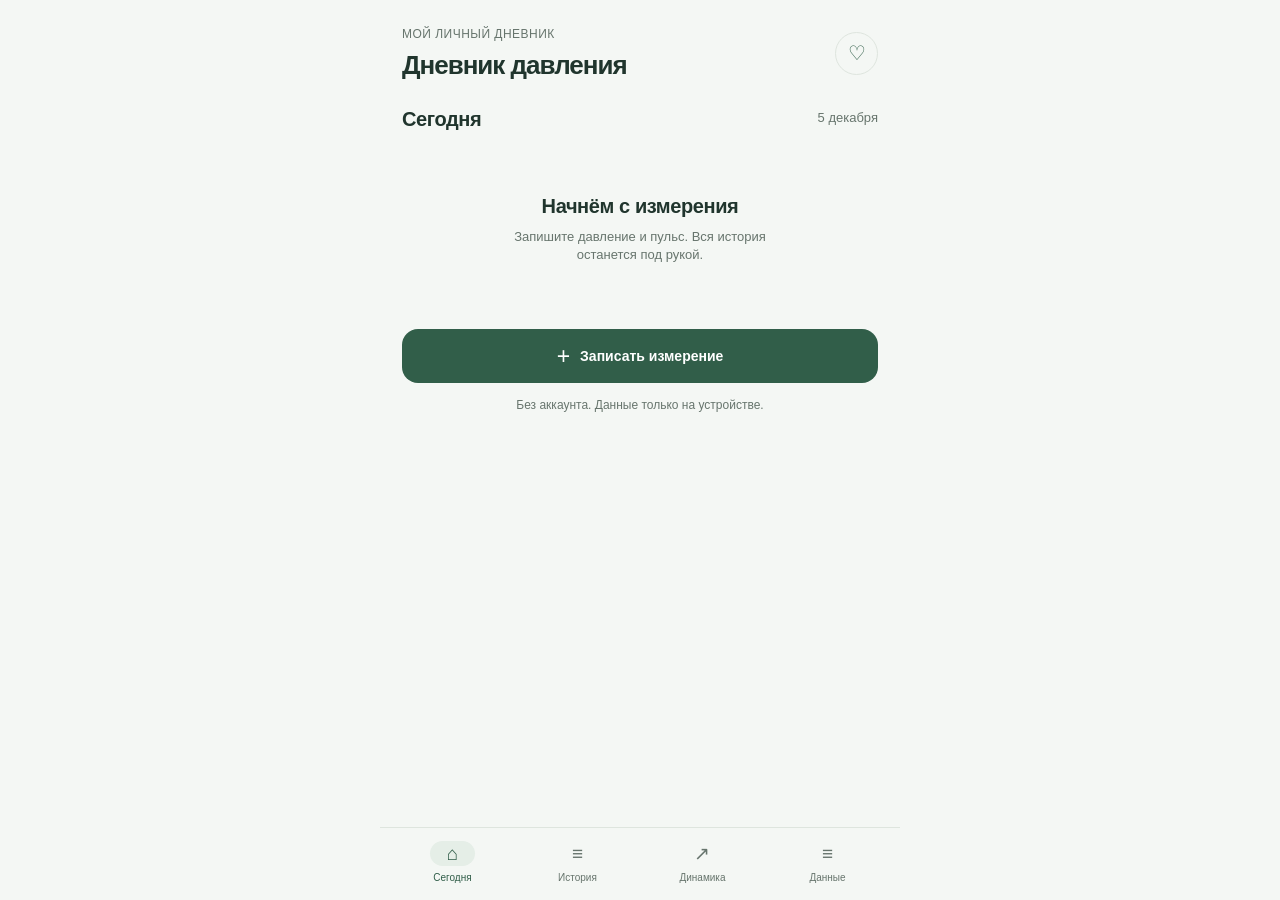
<file: android/app/src/main/assets/index.html>
<!doctype html>
<html lang="ru">
<head>
  <meta charset="utf-8">
  <meta name="viewport" content="width=device-width, initial-scale=1, viewport-fit=cover">
  <meta name="theme-color" content="#f4f7f4">
  <title>Дневник давления</title>
  <link rel="stylesheet" href="app.css">
</head>
<body>
  <main id="pressure-app" aria-label="Дневник давления"></main>
  <script src="data.js"></script>
  <script src="app.js"></script>
</body>
</html>
</file>
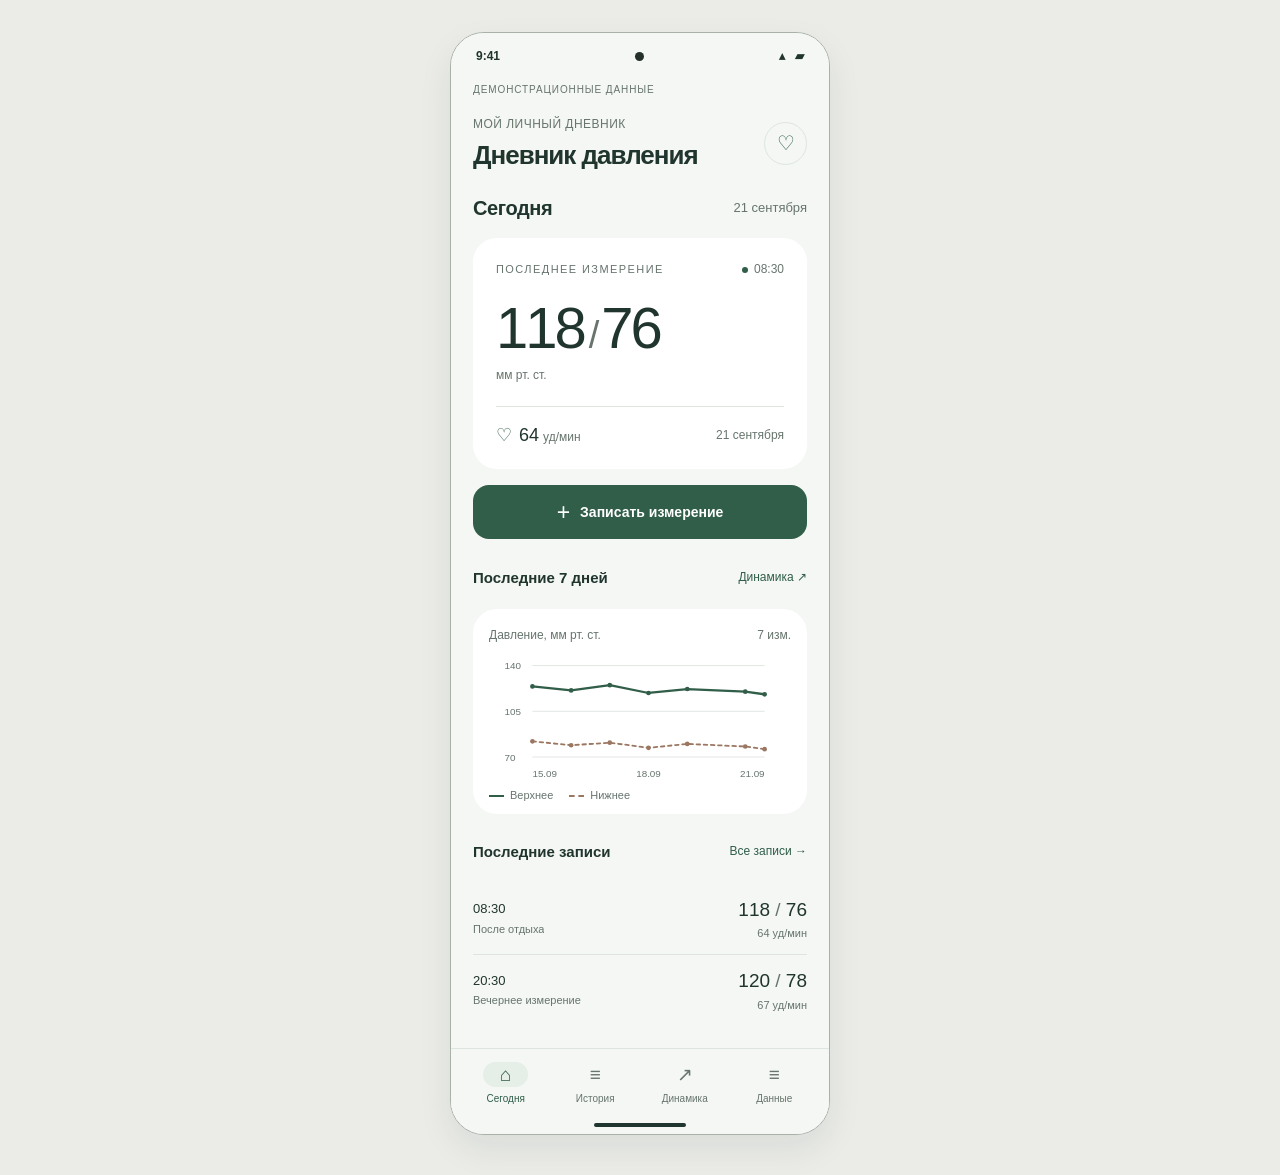
<file: ui/preview.html>
<!doctype html>
<html lang="ru"><head><meta charset="utf-8"><meta name="viewport" content="width=device-width,initial-scale=1"><title>Дневник давления</title><style>body{margin:0;padding:28px 16px;background:#ebece8;color-scheme:light}</style></head><body>
<div id="bp-concepts" aria-label="Дневник давления">
  <div class="bp-device">
    <div class="bp-device-bar" aria-hidden="true"><span>9:41</span><span class="bp-camera"></span><span>▴ &nbsp; ▰</span></div>
    <main id="pressure-app" data-demo="true" aria-label="Интерактивный пример Дневника давления"></main>
    <div class="bp-device-foot" aria-hidden="true"><span></span></div>
  </div>
</div>
<style>
#pressure-app *{box-sizing:border-box}#pressure-app button,#pressure-app input,#pressure-app textarea,#pressure-app select{font:inherit}#pressure-app button{touch-action:manipulation}
#pressure-app{--bp-bg:#f4f7f4;--bp-panel:#fff;--bp-ink:#20352d;--bp-sub:#67756d;--bp-line:#dee5de;--bp-accent:#315e49;--bp-on:#fff;--bp-soft:#e5eee7;--bp-second:#9b7762;--bp-radius:24px;min-height:100dvh;background:var(--bp-bg);color:var(--bp-ink);font-family:Arial,"Segoe UI",sans-serif;font-size:15px;line-height:1.45;color-scheme:light;-webkit-tap-highlight-color:transparent}


#pressure-app button{color:inherit;border:0;background:none}#pressure-app button:disabled{opacity:.5}#pressure-app h1,#pressure-app h2,#pressure-app h3,#pressure-app p{margin:0}#pressure-app h1{font-size:26px;line-height:1.2;font-weight:600;letter-spacing:-1px}#pressure-app h2{font-size:20px;line-height:1.3;font-weight:600;letter-spacing:-.4px}#pressure-app h3{font-size:15px;font-weight:600}#pressure-app .bp-sub{color:var(--bp-sub)}#pressure-app .bp-small{font-size:12px}#pressure-app .bp-shell{max-width:520px;min-height:100dvh;margin:auto;position:relative;padding:0 22px 102px}#pressure-app .bp-top{padding:26px 0 24px;display:flex;align-items:center;justify-content:space-between;gap:10px}#pressure-app .bp-title-small{font-size:12px;letter-spacing:.04em;color:var(--bp-sub);margin-bottom:7px}#pressure-app .bp-mark{width:43px;height:43px;border:1px solid var(--bp-line);border-radius:50%;display:grid;place-items:center;font-size:20px;color:var(--bp-accent);flex-shrink:0}#pressure-app .bp-toolbar{display:flex;align-items:center;justify-content:space-between;gap:12px;margin-bottom:17px}#pressure-app .bp-toolbar .bp-date{font-size:13px;color:var(--bp-sub)}#pressure-app .bp-demo{font-size:11px;letter-spacing:.08em;text-transform:uppercase;color:var(--bp-sub)}#pressure-app .bp-latest{background:var(--bp-panel);border-radius:var(--bp-radius);padding:23px 23px 21px;margin-bottom:16px}#pressure-app .bp-overline{font-size:11px;letter-spacing:.13em;text-transform:uppercase;color:var(--bp-sub)}#pressure-app .bp-latest-top{display:flex;align-items:center;justify-content:space-between;gap:8px}#pressure-app .bp-dot{width:6px;height:6px;background:var(--bp-accent);border-radius:50%;display:inline-block;margin-right:6px}#pressure-app .bp-reading{font-size:58px;font-weight:500;line-height:1.18;letter-spacing:-3px;font-variant-numeric:tabular-nums;white-space:nowrap;margin-top:16px}#pressure-app .bp-reading .bp-slash{font-size:38px;font-weight:400;color:var(--bp-sub);padding:0 5px}#pressure-app .bp-reading-unit{font-size:12px;color:var(--bp-sub);margin-top:4px}#pressure-app .bp-pulse-row{border-top:1px solid var(--bp-line);margin-top:22px;padding-top:15px;display:flex;justify-content:space-between;align-items:center;gap:10px}#pressure-app .bp-heart{color:var(--bp-accent);font-size:18px;margin-right:7px}#pressure-app .bp-pulse{font-size:18px;font-variant-numeric:tabular-nums}#pressure-app .bp-pulse-unit{font-size:12px;color:var(--bp-sub);margin-left:4px}#pressure-app .bp-time{font-size:12px;color:var(--bp-sub)}#pressure-app .bp-primary{background:var(--bp-accent);color:var(--bp-on);border-radius:16px;min-height:54px;width:100%;padding:13px 16px;font-size:14px;font-weight:600;display:flex;align-items:center;justify-content:center;gap:10px}#pressure-app .bp-plus{font-size:23px;font-weight:400;line-height:1}#pressure-app .bp-section{margin-top:27px}#pressure-app .bp-section-heading{display:flex;align-items:center;justify-content:space-between;gap:12px;margin-bottom:13px}#pressure-app .bp-text-button{font-size:12px;color:var(--bp-accent);min-height:38px;padding:6px 0 6px 12px}#pressure-app .bp-chart-panel{background:var(--bp-panel);padding:18px 16px 10px;border-radius:var(--bp-radius)}#pressure-app .bp-chart-heading{font-size:12px;color:var(--bp-sub);display:flex;justify-content:space-between;gap:8px;margin-bottom:8px}#pressure-app .bp-chart{display:block;width:100%;height:145px;overflow:visible}#pressure-app .bp-chart text{font-family:Arial,"Segoe UI",sans-serif;font-size:11px;fill:var(--bp-sub)}#pressure-app .bp-chart .bp-grid{stroke:var(--bp-line);stroke-width:1}#pressure-app .bp-chart .bp-sys{stroke:var(--bp-accent);fill:none;stroke-width:2.5;stroke-linecap:round;stroke-linejoin:round}#pressure-app .bp-chart .bp-dia{stroke:var(--bp-second);fill:none;stroke-width:2;stroke-linecap:round;stroke-linejoin:round;stroke-dasharray:4 4}#pressure-app .bp-chart-legend{display:flex;gap:16px;flex-wrap:wrap;font-size:11px;color:var(--bp-sub);margin:5px 0 0}#pressure-app .bp-chart-legend span{display:flex;align-items:center;gap:6px}#pressure-app .bp-line-sample{display:inline-block;width:15px;border-top:2px solid var(--bp-accent)}#pressure-app .bp-line-sample.dia{border-top:2px dashed var(--bp-second)}#pressure-app .bp-record{display:flex;justify-content:space-between;align-items:center;gap:8px;border-bottom:1px solid var(--bp-line);padding:15px 0;width:100%;text-align:left}#pressure-app .bp-record:last-child{border-bottom:0}#pressure-app .bp-record-time{font-size:13px}#pressure-app .bp-record-note{font-size:11px;color:var(--bp-sub);margin-top:3px;max-width:190px;overflow:hidden;text-overflow:ellipsis;white-space:nowrap}#pressure-app .bp-record-values{text-align:right;font-size:19px;font-weight:500;font-variant-numeric:tabular-nums;white-space:nowrap}#pressure-app .bp-record-pulse{font-size:11px;color:var(--bp-sub);font-weight:400;margin-top:3px}#pressure-app .bp-nav{position:fixed;bottom:0;left:50%;transform:translateX(-50%);width:100%;max-width:520px;display:flex;justify-content:space-around;padding:10px 10px max(12px,env(safe-area-inset-bottom));background:var(--bp-bg);border-top:1px solid var(--bp-line);z-index:5}#pressure-app .bp-nav button{display:flex;flex-direction:column;align-items:center;gap:5px;font-size:10px;min-height:48px;min-width:62px;color:var(--bp-sub);padding:3px 8px}#pressure-app .bp-nav button[aria-current=page]{color:var(--bp-accent)}#pressure-app .bp-nav-glyph{height:25px;min-width:45px;border-radius:15px;font-size:19px;line-height:25px;font-family:"Segoe UI Symbol",sans-serif}#pressure-app .bp-nav button[aria-current=page] .bp-nav-glyph{background:var(--bp-soft)}#pressure-app .bp-empty{padding:44px 12px;text-align:center;color:var(--bp-sub)}#pressure-app .bp-empty h2{color:var(--bp-ink);margin-bottom:9px}#pressure-app .bp-empty p{max-width:270px;margin:0 auto 20px;font-size:13px}#pressure-app .bp-quote{display:none}#pressure-app .bp-month{display:none}


#pressure-app .bp-range{display:flex;background:var(--bp-soft);border-radius:12px;padding:4px;margin:0 0 22px;gap:4px}#pressure-app .bp-range button{flex:1;min-height:38px;font-size:13px;border-radius:9px;color:var(--bp-sub)}#pressure-app .bp-range button[aria-pressed=true]{background:var(--bp-panel);color:var(--bp-ink)}#pressure-app .bp-average{padding:20px 0 23px;display:flex;justify-content:space-between;align-items:center}#pressure-app .bp-average strong{font-size:29px;font-weight:500;letter-spacing:-1px}#pressure-app .bp-average p{font-size:12px;color:var(--bp-sub);margin-top:4px}#pressure-app .bp-group-date{color:var(--bp-sub);font-size:12px;margin-top:24px;padding-bottom:6px;border-bottom:1px solid var(--bp-line)}#pressure-app .bp-settings-note{font-size:12px;color:var(--bp-sub);line-height:1.65;margin-top:22px}#pressure-app .bp-secondary{border:1px solid var(--bp-line);border-radius:12px;min-height:48px;padding:11px 15px;font-size:13px;width:100%;background:var(--bp-panel);margin-top:10px}#pressure-app .bp-banner{margin-top:14px;color:var(--bp-sub);font-size:12px;text-align:center}#pressure-app .bp-form{padding:6px 0 0}#pressure-app .bp-form-grid{display:grid;grid-template-columns:1fr 1fr;gap:14px}#pressure-app .bp-field{display:flex;flex-direction:column;gap:8px;margin-bottom:18px;font-size:12px;color:var(--bp-sub);min-width:0}#pressure-app .bp-field input,#pressure-app .bp-field textarea{width:100%;min-width:0;border:1px solid var(--bp-line);background:var(--bp-panel);color:var(--bp-ink);border-radius:12px;padding:14px 12px;font-size:16px;min-height:52px}#pressure-app .bp-field input[type=number]{font-size:30px;font-variant-numeric:tabular-nums;height:79px}#pressure-app .bp-field textarea{resize:vertical;min-height:84px}#pressure-app .bp-field input[aria-invalid=true]{border-color:#bc6556}#pressure-app .bp-field-hint{font-size:11px;min-height:0}#pressure-app .bp-error{color:#b74e38;font-size:12px;margin-bottom:12px}#pressure-app .bp-form-actions{display:flex;gap:10px;align-items:center;flex-wrap:wrap}#pressure-app .bp-delete{color:var(--bp-sub);font-size:12px;min-height:44px;margin:12px auto 0;display:block;text-decoration:underline}#pressure-app .bp-confirm{padding:20px 0;text-align:center}#pressure-app .bp-confirm p{margin-bottom:18px;font-size:14px}#pressure-app .bp-confirm .bp-secondary{margin-bottom:10px}#pressure-app .bp-back{min-height:44px;font-size:14px;color:var(--bp-sub);padding:0}#pressure-app .bp-form-top{display:flex;align-items:center;justify-content:space-between;padding:14px 0 20px}#pressure-app .bp-note-display{color:var(--bp-sub);font-size:13px;white-space:pre-wrap;overflow-wrap:anywhere;margin-top:12px}#pressure-app .bp-field-full{grid-column:1/-1}#pressure-app .bp-toast{padding:11px 14px;background:var(--bp-soft);color:var(--bp-ink);border-radius:12px;margin-bottom:15px;font-size:13px}
@media(max-width:350px){#pressure-app .bp-shell{padding-left:16px;padding-right:16px}#pressure-app .bp-reading{font-size:51px}#pressure-app h1{font-size:24px}#pressure-app .bp-latest{padding:20px 18px}#pressure-app .bp-form-grid{gap:10px}}
#pressure-app .bp-import-start{margin-top:15px}
#pressure-app .bp-csv-help{margin-top:20px;font-size:12px;color:var(--bp-sub)}
#pressure-app .bp-csv-help summary{color:var(--bp-ink);padding:10px 0}
#pressure-app .bp-csv-help p{margin-top:10px}
#pressure-app .bp-import-filename{font-size:13px;color:var(--bp-sub);margin-top:15px;overflow-wrap:anywhere}
#pressure-app .bp-import-status{margin-top:20px;font-size:14px}
#pressure-app .bp-import-summary{margin-top:20px;font-size:15px}
#pressure-app .bp-import-errors{margin:16px 0;padding-left:20px;color:var(--bp-sub);font-size:13px;overflow-wrap:anywhere}
#pressure-app .bp-import-errors li{margin-bottom:8px}
#pressure-app .bp-import-list{padding:0;margin:15px 0 0;list-style:none}
#pressure-app .bp-import-list li{padding:14px 0;border-bottom:1px solid var(--bp-line)}
#pressure-app .bp-import-values{display:flex;align-items:center;justify-content:space-between;gap:12px;margin-top:5px;font-variant-numeric:tabular-nums}
#pressure-app .bp-import-values strong{font-size:23px;font-weight:500}
#pressure-app .bp-import-values span{font-size:13px;color:var(--bp-sub)}
#pressure-app .bp-import-note{font-size:12px;color:var(--bp-sub);margin-top:7px;white-space:pre-wrap;overflow-wrap:anywhere}
#pressure-app .bp-import-confirm{margin-top:18px}
@media(prefers-reduced-motion:no-preference){#pressure-app .bp-primary:active{transform:scale(.985)}}

#bp-concepts{font-family:Arial,"Segoe UI",sans-serif;padding:4px 0 12px}
#bp-concepts *{box-sizing:border-box}
#bp-concepts .bp-device{max-width:380px;margin:auto;overflow:hidden;border:1px solid #a9b1a8;border-radius:34px;background:#f4f7f4;box-shadow:0 14px 34px #10201914}
#bp-concepts .bp-device-bar{display:flex;justify-content:space-between;align-items:center;padding:13px 25px 3px;font-size:12px;font-weight:600;height:36px;color:#20352d;background:#f4f7f4}
#bp-concepts .bp-camera{display:block;width:9px;height:9px;border-radius:50%;background:#26302b}
#bp-concepts .bp-device-foot{height:19px;display:flex;align-items:center;justify-content:center;background:#f4f7f4}
#bp-concepts .bp-device-foot span{height:4px;width:92px;background:#20352d;border-radius:5px}
#bp-concepts #pressure-app{min-height:0}
#bp-concepts #pressure-app .bp-shell{min-height:0;padding-bottom:0}
#bp-concepts #pressure-app .bp-top{padding-top:18px}
#bp-concepts #pressure-app .bp-nav{position:static;transform:none;width:auto;max-width:none;margin:22px -22px 0;padding-bottom:6px}
#bp-concepts #pressure-app .bp-section{margin-top:19px}
#bp-concepts #pressure-app .bp-record{padding:12px 0}
#bp-concepts #pressure-app .bp-chart{height:130px}
#bp-concepts #pressure-app .bp-form{padding-bottom:24px}
#bp-concepts #pressure-app .bp-demo{font-size:10px;letter-spacing:.09em}
@media(max-width:350px){#bp-concepts .bp-device{border-radius:26px}#bp-concepts #pressure-app .bp-nav{margin-left:-16px;margin-right:-16px}}
</style>
<script>
(function (root, factory) {
  "use strict";
  var api = factory();
  if (typeof module === "object" && module.exports) module.exports = api;
  root.PressureData = api;
})(typeof globalThis !== "undefined" ? globalThis : this, function () {
  "use strict";

  function integer(value) {
    if (typeof value === "number") return Number.isInteger(value) ? value : NaN;
    if (typeof value !== "string" || !/^\d+$/.test(value.trim())) return NaN;
    var parsed = Number(value.trim());
    return Number.isSafeInteger(parsed) ? parsed : NaN;
  }

  function parseDate(value) {
    if (value instanceof Date) {
      return Number.isFinite(value.getTime()) ? new Date(value.getTime()) : null;
    }
    if (typeof value !== "string") return null;
    // Validate calendar components before parsing: Date alone accepts 30 February.
    var match = /^(\d{4})-(\d{2})-(\d{2})(?:T(\d{2}):(\d{2})(?::(\d{2})(?:\.(\d{1,3}))?)?(Z|[+-]\d{2}:\d{2})?)?$/.exec(value.trim());
    if (!match) return null;
    var year = Number(match[1]);
    var month = Number(match[2]);
    var day = Number(match[3]);
    var leap = year % 4 === 0 && (year % 100 !== 0 || year % 400 === 0);
    var monthLengths = [31, leap ? 29 : 28, 31, 30, 31, 30, 31, 31, 30, 31, 30, 31];
    if (year < 1 || month < 1 || month > 12 || day < 1 || day > monthLengths[month - 1]) return null;
    if (Number(match[4] || 0) > 23 || Number(match[5] || 0) > 59 || Number(match[6] || 0) > 59) return null;
    var date = new Date(value.trim());
    if (!Number.isFinite(date.getTime())) return null;
    // Reject nonexistent local times at a daylight-saving transition.
    if (match[4] && !match[8] && (date.getFullYear() !== year || date.getMonth() !== month - 1 ||
        date.getDate() !== day || date.getHours() !== Number(match[4]) || date.getMinutes() !== Number(match[5]))) return null;
    return date;
  }

  function newId() {
    if (typeof globalThis !== "undefined" && globalThis.crypto && typeof globalThis.crypto.randomUUID === "function") {
      return globalThis.crypto.randomUUID();
    }
    return "reading-" + Date.now().toString(36) + "-" + Math.random().toString(36).slice(2);
  }

  function validate(input, now) {
    input = input || {};
    now = now === undefined ? new Date() : new Date(now);
    var errors = {};
    var sys = integer(input.sys);
    var dia = integer(input.dia);
    var pulse = integer(input.pulse);
    // These limits constrain data entry; they are not clinical classifications.
    if (!Number.isFinite(sys) || sys < 50 || sys > 300) errors.sys = "Введите целое число от 50 до 300.";
    if (!Number.isFinite(dia) || dia < 30 || dia > 200) errors.dia = "Введите целое число от 30 до 200.";
    if (!Number.isFinite(pulse) || pulse < 20 || pulse > 250) errors.pulse = "Введите целое число от 20 до 250.";
    if (!errors.sys && !errors.dia && dia >= sys) errors.dia = "Нижнее давление должно быть меньше верхнего.";
    var at = parseDate(input.at);
    if (!at) errors.at = "Укажите корректные дату и время.";
    else if (!Number.isFinite(now.getTime()) || at.getTime() > now.getTime() + 60000) errors.at = "Дата и время не могут быть в будущем.";
    var note = input.note == null ? "" : input.note;
    if (typeof note !== "string") errors.note = "Введите заметку текстом.";
    else if (note.length > 500) errors.note = "Заметка должна содержать не более 500 символов.";
    if (Object.keys(errors).length) return { ok: false, errors: errors };
    return {
      ok: true,
      errors: {},
      record: {
        id: typeof input.id === "string" && input.id.trim() ? input.id : newId(),
        sys: sys,
        dia: dia,
        pulse: pulse,
        at: at.toISOString(),
        note: note
      }
    };
  }

  function sortRecords(records) {
    return records.slice().sort(function (a, b) { return new Date(b.at).getTime() - new Date(a.at).getTime(); });
  }

  function summarize(records) {
    if (!records.length) return { count: 0, sys: null, dia: null, pulse: null };
    var total = records.reduce(function (sum, record) {
      sum.sys += record.sys;
      sum.dia += record.dia;
      sum.pulse += record.pulse;
      return sum;
    }, { sys: 0, dia: 0, pulse: 0 });
    return {
      count: records.length,
      sys: Math.round(total.sys / records.length),
      dia: Math.round(total.dia / records.length),
      pulse: Math.round(total.pulse / records.length)
    };
  }

  function periodRecords(records, days, now) {
    now = now === undefined ? new Date() : new Date(now);
    if (!Number.isInteger(days) || days < 1 || !Number.isFinite(now.getTime())) return [];
    var start = new Date(now.getFullYear(), now.getMonth(), now.getDate());
    start.setDate(start.getDate() - days + 1);
    var end = new Date(now.getFullYear(), now.getMonth(), now.getDate() + 1);
    return sortRecords(records.filter(function (record) {
      var at = new Date(record.at).getTime();
      return at >= start.getTime() && at < end.getTime();
    }));
  }

  function pad(value) { return String(value).padStart(2, "0"); }

  function csvCell(value) {
    var text = String(value);
    return /[;"\r\n]/.test(text) ? '"' + text.replace(/"/g, '""') + '"' : text;
  }

  function safeNote(note) {
    var text = note == null ? "" : String(note);
    // Excel and other spreadsheet readers may interpret these prefixes as formulas.
    if (/^[\s\u0000-\u001f]*[=+\-@]/.test(text) || /^[\t\r\n]/.test(text)) text = "'" + text;
    return text;
  }

  function toCsv(records) {
    // Older six-column CSVs cannot distinguish a protective apostrophe from a
    // literal one. Add an explicit format only when protection is necessary.
    var encodedNotes = records.some(function (record) { return safeNote(record.note) !== (record.note == null ? "" : String(record.note)); });
    var rows = ["Дата;Время;Верхнее;Нижнее;Пульс;Заметка" + (encodedNotes ? ";Формат заметки" : "")];
    sortRecords(records).forEach(function (record) {
      var at = new Date(record.at);
      var note = record.note == null ? "" : String(record.note);
      var cells = [
        pad(at.getDate()) + "." + pad(at.getMonth() + 1) + "." + at.getFullYear(),
        pad(at.getHours()) + ":" + pad(at.getMinutes()),
        record.sys, record.dia, record.pulse, safeNote(note)
      ];
      if (encodedNotes) cells.push(safeNote(note) === note ? "literal-v1" : "escaped-v1");
      rows.push(cells.map(csvCell).join(";"));
    });
    return "\uFEFF" + rows.join("\r\n") + "\r\n";
  }

  var csvAliases = Object.freeze({
    "дата": "date", "date": "date",
    "время": "time", "time": "time",
    "верхнее": "sys", "systolic": "sys", "sys": "sys",
    "нижнее": "dia", "diastolic": "dia", "dia": "dia",
    "пульс": "pulse", "pulse": "pulse",
    "заметка": "note", "note": "note", "notes": "note",
    "timestamp": "at", "at": "at", "datetime": "at",
    "формат заметки": "noteFormat", "note_format": "noteFormat"
  });

  function csvAlias(header) {
    var name = header.trim().toLowerCase();
    return Object.prototype.hasOwnProperty.call(csvAliases, name) ? csvAliases[name] : null;
  }

  function parseCsv(text, delimiter, headerOnly) {
    var rows = [], cells = [], cell = "", state = "start";
    var line = 1, rowLine = 1, quoteLine = 1, rowTouched = false;
    function fail(message, errorLine, tooMany) {
      return { rows: rows, errors: [{ line: errorLine, message: message }], tooMany: !!tooMany };
    }
    function finishRow() {
      cells.push(cell);
      // Ignore physical blank lines, including lines consisting only of spaces.
      // An explicit row of empty CSV cells is still an invalid measurement.
      if (rowTouched || cells.length > 1 || cell.trim()) rows.push({ line: rowLine, cells: cells });
      cells = []; cell = ""; state = "start"; rowTouched = false;
    }
    for (var i = 0; i < text.length; i++) {
      var ch = text[i];
      var newline = ch === "\r" || ch === "\n";
      if (state === "quoted") {
        if (ch === '"') {
          if (text[i + 1] === '"') { cell += '"'; i++; }
          else state = "closed";
        } else {
          cell += ch;
          if (newline) {
            if (ch === "\r" && text[i + 1] === "\n") { cell += "\n"; i++; }
            line++;
          }
        }
        continue;
      }
      if (newline) {
        finishRow();
        if (headerOnly && rows.length) return { rows: rows, errors: [] };
        if (rows.length > 5001) return fail("В CSV больше 5000 измерений.", rowLine, true);
        if (ch === "\r" && text[i + 1] === "\n") i++;
        line++; rowLine = line;
      } else if (ch === delimiter) {
        cells.push(cell); cell = ""; state = "start"; rowTouched = true;
      } else if (state === "closed") {
        if (ch !== " " && ch !== "\t") return fail("После закрывающей кавычки ожидается разделитель или конец строки.", line);
      } else if (ch === '"') {
        if (state !== "start") return fail("Кавычка внутри незакавыченного поля CSV.", line);
        state = "quoted"; quoteLine = line; rowTouched = true;
      } else {
        cell += ch; state = "plain";
        if (ch.trim()) rowTouched = true;
      }
    }
    if (state === "quoted") return fail("Незакрытая кавычка в CSV.", quoteLine);
    if (cells.length || cell.length || rowTouched) finishRow();
    if (rows.length > 5001) return fail("В CSV больше 5000 измерений.", rowLine, true);
    return { rows: rows, errors: [] };
  }

  function importCsv(text, existingRecords, now) {
    existingRecords = existingRecords === undefined ? [] : existingRecords;
    now = now === undefined ? new Date() : now;
    var result = { ok: false, records: [], duplicates: 0, errors: [], total: 0, delimiter: "" };
    function error(line, message) { result.errors.push({ line: line, message: message }); }
    if (typeof text !== "string") { error(1, "Не удалось прочитать текст CSV."); return result; }
    if (text.length > 1024 * 1024) { error(1, "CSV превышает ограничение в 1 МиБ символов."); return result; }
    var nul = text.indexOf("\u0000");
    if (nul !== -1) { error(text.slice(0, nul).split(/\r\n|\r|\n/).length, "CSV содержит недопустимый нулевой символ."); return result; }
    text = text.replace(/^\uFEFF/, "");
    var candidates = [";", ",", "\t"].map(function (delimiter) {
      var parsed = parseCsv(text, delimiter, true);
      var header = parsed.rows[0];
      var score = header ? header.cells.reduce(function (sum, name) { return sum + (csvAlias(name) ? 1 : 0); }, 0) : 0;
      return { delimiter: delimiter, score: score, parsed: parsed };
    });
    candidates.sort(function (a, b) { return b.score - a.score; });
    if (!candidates[0].score) {
      var malformed = candidates.find(function (candidate) { return candidate.parsed.errors.length; });
      if (malformed) result.errors = malformed.parsed.errors;
      else error(1, "Нужна строка заголовков CSV: дата, время, верхнее, нижнее и пульс.");
      return result;
    }
    if (candidates[0].score === candidates[1].score) {
      error(candidates[0].parsed.rows[0].line, "Неоднозначный разделитель CSV. Используйте точку с запятой, запятую или табуляцию.");
      return result;
    }
    result.delimiter = candidates[0].delimiter;
    var parsed = parseCsv(text, result.delimiter, false);
    if (parsed.errors.length) { result.errors = parsed.errors; return result; }
    var header = parsed.rows[0], columns = Object.create(null);
    result.total = parsed.rows.length - 1;
    header.cells.forEach(function (name, index) {
      var alias = csvAlias(name);
      if (!alias) return;
      if (columns[alias] !== undefined) error(header.line, "Повторяющийся столбец: " + name.trim() + ".");
      else columns[alias] = index;
    });
    ["sys", "dia", "pulse"].forEach(function (field) {
      if (columns[field] === undefined) error(header.line, "Отсутствует обязательный столбец: " + ({ sys: "Верхнее", dia: "Нижнее", pulse: "Пульс" })[field] + ".");
    });
    if (columns.at !== undefined && (columns.date !== undefined || columns.time !== undefined)) {
      error(header.line, "Укажите либо timestamp, либо отдельные столбцы Дата и Время, без сочетания обоих форматов.");
    } else if (columns.at === undefined && (columns.date === undefined || columns.time === undefined)) {
      error(header.line, "Нужны столбцы Дата и Время или один столбец timestamp.");
    }
    if (columns.noteFormat !== undefined && columns.note === undefined) error(header.line, "Столбец «Формат заметки» требует столбец «Заметка».");
    if (result.errors.length) return result;
    if (!result.total) { error(header.line + 1, "В CSV нет измерений."); return result; }

    function key(record, note) {
      return JSON.stringify([Math.floor(new Date(record.at).getTime() / 60000), record.sys, record.dia, record.pulse, note]);
    }
    var exact = new Set(), legacy = new Set();
    existingRecords.forEach(function (record) {
      var note = record.note == null ? "" : String(record.note);
      exact.add(key(record, note));
      legacy.add(key(record, safeNote(note)));
    });
    parsed.rows.slice(1).forEach(function (row) {
      if (row.cells.length !== header.cells.length) {
        error(row.line, "Количество полей не совпадает с заголовком CSV."); return;
      }
      function value(field) { return columns[field] === undefined ? "" : row.cells[columns[field]]; }
      var at = value("at").trim();
      if (columns.at !== undefined) {
        if (!/^\d{4}-\d{2}-\d{2}T\d{2}:\d{2}(?::\d{2}(?:\.\d{1,3})?)?(?:Z|[+-]\d{2}:\d{2})?$/.test(at)) {
          error(row.line, "В timestamp ожидается дата и время ISO, например 2026-09-21T08:30:00+05:00."); return;
        }
      } else {
        var date = value("date").trim(), time = value("time").trim();
        var localDate = /^(\d{2})\.(\d{2})\.(\d{4})$/.exec(date);
        if (localDate) date = localDate[3] + "-" + localDate[2] + "-" + localDate[1];
        if (!/^\d{4}-\d{2}-\d{2}$/.test(date) || !/^\d{2}:\d{2}(?::\d{2})?$/.test(time)) {
          error(row.line, "Дата должна иметь формат ДД.ММ.ГГГГ или ГГГГ-ММ-ДД, время — ЧЧ:ММ или ЧЧ:ММ:СС."); return;
        }
        at = date + "T" + time;
      }
      var note = value("note");
      if (columns.noteFormat !== undefined) {
        var format = value("noteFormat").trim();
        if (format !== "literal-v1" && format !== "escaped-v1") {
          error(row.line, "Неизвестный формат заметки: ожидается literal-v1 или escaped-v1."); return;
        }
        if (format === "escaped-v1") {
          if (note[0] !== "'" || safeNote(note.slice(1)) !== note) {
            error(row.line, "Заметка не соответствует формату escaped-v1."); return;
          }
          note = note.slice(1);
        }
      }
      var checked = validate({ sys: value("sys"), dia: value("dia"), pulse: value("pulse"), at: at, note: note }, now);
      if (!checked.ok) {
        Object.keys(checked.errors).forEach(function (field) {
          error(row.line, ({ sys: "Верхнее", dia: "Нижнее", pulse: "Пульс", at: "Дата и время", note: "Заметка" })[field] + ": " + checked.errors[field]);
        });
        return;
      }
      var record = checked.record, exactKey = key(record, record.note);
      // Unmarked, older exports are inherently ambiguous. Keep their text
      // intact; only use safeNote as a fallback against pre-existing records.
      if (exact.has(exactKey) || (columns.noteFormat === undefined && legacy.has(key(record, safeNote(record.note))))) {
        result.duplicates++; return;
      }
      exact.add(exactKey);
      result.records.push(record);
    });
    result.ok = result.errors.length === 0;
    if (!result.ok) result.records = [];
    return result;
  }

  return Object.freeze({
    validate: validate,
    sortRecords: sortRecords,
    summarize: summarize,
    periodRecords: periodRecords,
    toCsv: toCsv,
    importCsv: importCsv
  });
});

(() => {
  'use strict';
  const root = document.getElementById('pressure-app');
  const D = globalThis.PressureData;
  const demo = root.dataset.demo === 'true';
  const KEY = 'pressure-diary-v1';
  const fixedNow = new Date(2026,8,21,10,0);
  const now = () => demo ? new Date(fixedNow) : new Date();
  const fmtDate = d => new Date(d).toLocaleDateString('ru-RU',{day:'numeric',month:'long'});
  const fmtTime = d => new Date(d).toLocaleTimeString('ru-RU',{hour:'2-digit',minute:'2-digit'});
  const localInput = d => {const v = new Date(d);return new Date(v.getTime()-v.getTimezoneOffset()*60000).toISOString().slice(0,16);};
  const escape = s => String(s == null ? '' : s).replace(/[&<>"']/g,c=>({'&':'&amp;','<':'&lt;','>':'&gt;','"':'&quot;',"'":'&#39;'}[c]));
  const sample = [[15,8,124,82,70],[16,8,121,79,68],[17,8,125,81,72],[18,8,119,77,66],[19,8,122,80,69],[20,20,120,78,67],[21,8,118,76,64]].map((v,i)=>({id:'demo-'+i,at:new Date(2026,8,v[0],v[1],30).toISOString(),sys:v[2],dia:v[3],pulse:v[4],note:i===6?'После отдыха':i===5?'Вечернее измерение':''}));
  let records = demo ? sample : [];
  const MAX_CSV_BYTES = 1024 * 1024;
  let importPreview = null, importPending = false, importError = '', importRequest = 0;
  let page = 'today', days = 7, editId = null, toast = '', storageError = '', confirmDelete = false, readFailed = false;
  if (!demo) {try {const saved=JSON.parse(localStorage.getItem(KEY)||'null');if(saved){if(!Array.isArray(saved.records)||!saved.records.every(r=>r && typeof r.id==='string' && Number.isInteger(r.sys) && Number.isInteger(r.dia) && Number.isInteger(r.pulse) && Number.isFinite(Date.parse(r.at))))throw new Error('Invalid diary format');records=saved.records;}}catch(e){readFailed=true;storageError='Не удалось прочитать дневник. Сохранение остановлено, чтобы не перезаписать ваши данные. Попробуйте перезапустить приложение.';}}
  function persist(nextRecords=records){if(demo)return true;if(readFailed)return false;try{localStorage.setItem(KEY,JSON.stringify({records:nextRecords}));storageError='';return true;}catch(e){storageError='Не удалось сохранить запись. Возможно, на устройстве закончилось место.';return false;}}
  function rememberView(){if(!demo)return;try{const p=window.openai?.setWidgetState?.({modelContent:null,privateContent:{page,days}});if(p?.catch)p.catch(()=>{});}catch(e){}}
  function applySaved(s){const priv=s?.privateContent;if(['today','history','trends','settings'].includes(priv?.page))page=priv.page;if([7,30,90].includes(priv?.days))days=priv.days;}
  if(demo){applySaved(window.openai?.widgetState);window.addEventListener('openai:set_globals',e=>{if(e.detail?.globals?.widgetState){applySaved(e.detail.globals.widgetState);render();}});}
  function chart(data){
    const rows=D.sortRecords(data).slice().reverse();
    if(!rows.length)return '<div class="bp-empty"><p>Здесь появится график ваших измерений</p></div>';
    const values=rows.flatMap(r=>[r.sys,r.dia]);const low=Math.floor((Math.min(...values)-6)/10)*10, high=Math.ceil((Math.max(...values)+6)/10)*10;
    const appWidth=Math.min(root.clientWidth||380,520);const width=Math.max(210,appWidth-(appWidth<=350?32:44)-32), height=145, left=31, right=width-12, top=14, bottom=116;
    const minT=Date.parse(rows[0].at),maxT=Date.parse(rows[rows.length-1].at);
    const x=r=>maxT===minT?(left+right)/2:left+(Date.parse(r.at)-minT)/(maxT-minT)*(right-left);
    const y=v=>bottom-(v-low)/(high-low)*(bottom-top);
    const ticks=[low,Math.round((low+high)/2),high];
    const line=(key,cls)=>'<polyline class="'+cls+'" points="'+rows.map(r=>x(r).toFixed(1)+','+y(r[key]).toFixed(1)).join(' ')+'"/>'+rows.map(r=>'<circle cx="'+x(r).toFixed(1)+'" cy="'+y(r[key]).toFixed(1)+'" r="2.6" fill="var('+(key==='sys'?'--bp-accent':'--bp-second')+')"/>').join('');
    const labels=rows.length===1?[rows[0]]:[rows[0],rows[Math.floor((rows.length-1)/2)],rows[rows.length-1]].filter((r,i,a)=>a.findIndex(t=>t.id===r.id)===i);
    return '<svg class="bp-chart" viewBox="0 0 '+width+' '+height+'" role="img" aria-label="Давление по времени: верхнее — сплошная линия, нижнее — пунктирная. Значения в миллиметрах ртутного столба.">'+ticks.map(v=>'<line class="bp-grid" x1="'+left+'" x2="'+right+'" y1="'+y(v)+'" y2="'+y(v)+'"/><text x="0" y="'+(y(v)+4)+'">'+v+'</text>').join('')+line('sys','bp-sys')+line('dia','bp-dia')+labels.map((r,i)=>'<text x="'+x(r).toFixed(1)+'" y="138" text-anchor="'+(labels.length===1?'middle':i===0?'start':i===labels.length-1?'end':'middle')+'">'+escape(new Date(r.at).toLocaleDateString('ru-RU',{day:'2-digit',month:'2-digit'}))+'</text>').join('')+'</svg><div class="bp-chart-legend"><span><i class="bp-line-sample"></i>Верхнее</span><span><i class="bp-line-sample dia"></i>Нижнее</span></div>';
  }
  function row(r){return '<button class="bp-record cursor-interaction" data-edit="'+escape(r.id)+'" aria-label="Изменить измерение '+r.sys+' на '+r.dia+', '+escape(fmtDate(r.at)+' '+fmtTime(r.at))+'"><div><div class="bp-record-time">'+escape(fmtTime(r.at))+'</div><div class="bp-record-note">'+escape(r.note||'Без заметки')+'</div></div><div class="bp-record-values">'+r.sys+' <span class="bp-sub">/</span> '+r.dia+'<div class="bp-record-pulse">'+r.pulse+' уд/мин</div></div></button>';}
  function header(title){return '<header class="bp-top"><div><div class="bp-title-small">МОЙ ЛИЧНЫЙ ДНЕВНИК</div><h1>'+title+'</h1></div><button class="bp-mark cursor-interaction" data-page="settings" aria-label="Данные, импорт и экспорт">♡</button></header>';}
  function latest(r){return '<div class="bp-latest"><div class="bp-latest-top"><span class="bp-overline">Последнее измерение</span><span class="bp-small bp-sub"><i class="bp-dot"></i>'+escape(fmtTime(r.at))+'</span></div><div class="bp-reading">'+r.sys+'<span class="bp-slash">/</span>'+r.dia+'</div><div class="bp-reading-unit">мм рт. ст.</div><div class="bp-pulse-row"><div><span class="bp-heart" aria-hidden="true">♡</span><span class="bp-pulse">'+r.pulse+'</span><span class="bp-pulse-unit">уд/мин</span></div><span class="bp-time">'+escape(fmtDate(r.at))+'</span></div></div>';}
  function today(){const sorted=D.sortRecords(records),last=sorted[0],recent=D.periodRecords(records,7,now());return header('Дневник давления')+'<div class="bp-toolbar"><h2>Сегодня</h2><span class="bp-date">'+escape(fmtDate(now()))+'</span></div>'+(last?latest(last):'<div class="bp-empty"><h2>Начнём с измерения</h2><p>Запишите давление и пульс. Вся история останется под рукой.</p></div>')+'<button class="bp-primary cursor-interaction" data-add><span class="bp-plus" aria-hidden="true">+</span>Записать измерение</button>'+(last?'<section class="bp-section"><div class="bp-section-heading"><h3>Последние 7 дней</h3><button class="bp-text-button cursor-interaction" data-page="trends">Динамика ↗</button></div><div class="bp-chart-panel"><div class="bp-chart-heading"><span>Давление, мм рт. ст.</span><span>'+recent.length+' изм.</span></div>'+chart(recent)+'</div></section><section class="bp-section"><div class="bp-section-heading"><h3>Последние записи</h3><button class="bp-text-button cursor-interaction" data-page="history">Все записи →</button></div>'+sorted.slice(0,2).map(row).join('')+'</section>':'<p class="bp-banner">Без аккаунта. Данные только на устройстве.</p>');}
  function history(){let current='';return header('История')+'<div class="bp-toolbar"><span class="bp-sub bp-small">Измерений: '+records.length+'</span><button class="bp-text-button cursor-interaction" data-export '+(!records.length?'disabled':'')+'>Экспорт CSV ↗</button></div><button class="bp-primary cursor-interaction" data-add><span class="bp-plus" aria-hidden="true">+</span>Записать измерение</button>'+(!records.length?'<div class="bp-empty"><p>Ваши измерения появятся здесь</p></div>':D.sortRecords(records).map(r=>{const d=new Date(r.at).toLocaleDateString('ru-RU',{day:'numeric',month:'long',year:'numeric'});const head=d===current?'':'<div class="bp-group-date">'+escape(d)+'</div>';current=d;return head+row(r);}).join(''));}
  function trends(){const data=D.periodRecords(records,days,now()),sum=D.summarize(data);return header('Динамика')+'<div class="bp-range" aria-label="Период графика">'+[7,30,90].map(n=>'<button class="cursor-interaction" data-days="'+n+'" aria-pressed="'+(days===n)+'">'+n+' дней</button>').join('')+'</div>'+(data.length?'<div class="bp-average"><div><strong>'+sum.sys+' / '+sum.dia+'</strong><p>Среднее давление, мм рт. ст.</p></div><div><strong>'+sum.pulse+'</strong><p>Пульс, уд/мин</p></div></div>':'')+'<div class="bp-chart-panel"><div class="bp-chart-heading"><span>Давление, мм рт. ст.</span><span>'+data.length+' изм.</span></div>'+chart(data)+'</div><div class="bp-settings-note">Средние значения рассчитаны по записям за выбранный период.</div><section class="bp-section"><div class="bp-section-heading"><h3>Измерения за период</h3></div>'+D.sortRecords(data).slice(0,10).map(r=>'<div class="bp-small bp-sub">'+escape(fmtDate(r.at))+'</div>'+row(r)).join('')+'</section>';}
  function settings(){
    return header('Ваши данные')+
      '<section class="bp-section"><h3>Перенос записей</h3>'+
      '<button class="bp-primary bp-import-start cursor-interaction" data-import '+(readFailed?'disabled':'')+'>Импортировать CSV</button>'+
      '<button class="bp-secondary cursor-interaction" data-export '+(!records.length?'disabled':'')+'>Сохранить историю в CSV</button>'+
      '<p class="bp-settings-note">Выберите файл, проверьте записи и подтвердите добавление. Повторные измерения будут пропущены.</p>'+
      '<details class="bp-csv-help"><summary>Поддерживаемый формат</summary>'+
      '<p>CSV в UTF-8, до 1 МиБ и 5 000 измерений. Разделитель: точка с запятой, запятая или табуляция.</p>'+
      '<p>Колонки: Дата, Время, Верхнее, Нижнее, Пульс; Заметка — необязательно. Подойдут также date, time, systolic, diastolic, pulse, note.</p>'+
      '<p>Дата: ДД.ММ.ГГГГ или ГГГГ-ММ-ДД. Время: ЧЧ:ММ, можно с секундами. Вместо даты и времени допустима колонка timestamp с датой и временем ISO 8601.</p></details>'+
      '<p class="bp-settings-note">Дневник работает без интернета и хранит записи на этом устройстве. При удалении приложения записи удаляются. Экспортируйте историю, чтобы сохранить копию.</p>'+
      '<p class="bp-settings-note">Дневник давления · 1.1.0<br>Для записи измерений, без автоматической оценки здоровья.</p></section>';
  }
  function importPage(){
    let content='<div class="bp-form-top"><button class="bp-back cursor-interaction" data-import-cancel>← Назад</button><span class="bp-small bp-sub">Перенос записей</span></div><h1>Импорт CSV</h1>';
    if(importPending)return content+'<p class="bp-settings-note" role="status">Выбираем и проверяем файл…</p><input type="file" data-import-file accept=".csv,.tsv,text/csv,text/tab-separated-values,text/plain,application/csv" hidden><button class="bp-secondary cursor-interaction" data-import-cancel>Отмена</button>';
    if(importError)content+='<p class="bp-error bp-import-status" role="alert">'+escape(importError)+'</p>';
    if(importPreview){
      const result=importPreview.result;
      content+='<p class="bp-import-filename">'+escape(importPreview.name)+'</p>';
      if(!result.ok){
        content+='<p class="bp-import-status">Файл не импортирован. Исправьте ошибки и выберите его заново.</p><ul class="bp-import-errors">'+result.errors.slice(0,10).map(e=>'<li>'+ (e.line?'Строка '+e.line+': ':'')+escape(e.message)+'</li>').join('')+'</ul>';
        if(result.errors.length>10)content+='<p class="bp-small bp-sub">Ещё ошибок: '+(result.errors.length-10)+'</p>';
      }else{
        content+='<p class="bp-import-summary" role="status">Новых: <strong>'+result.records.length+'</strong> · Повторов: <strong>'+result.duplicates+'</strong></p>';
        if(!result.records.length)content+='<p class="bp-settings-note">Новых измерений нет. Записи из файла уже есть в дневнике.</p>';
        else{
          content+='<ol class="bp-import-list">'+D.sortRecords(result.records).slice(0,5).map(r=>'<li><div class="bp-small bp-sub">'+escape(new Date(r.at).toLocaleDateString('ru-RU')+' · '+fmtTime(r.at))+'</div><div class="bp-import-values"><strong>'+r.sys+' / '+r.dia+'</strong><span>'+r.pulse+' уд/мин</span></div>'+(r.note?'<p class="bp-import-note">'+escape(r.note.length>120?r.note.slice(0,120)+'…':r.note)+'</p>':'')+'</li>').join('')+'</ol>';
          if(result.records.length>5)content+='<p class="bp-small bp-sub">Показаны 5 из '+result.records.length+' новых измерений.</p>';
          content+='<p class="bp-settings-note">Добавятся только новые измерения. Существующие записи сохранятся.</p><button class="bp-primary bp-import-confirm cursor-interaction" data-import-confirm>Добавить измерения: '+result.records.length+'</button>';
        }
      }
    }
    return content+'<button class="bp-secondary cursor-interaction" data-import>Выбрать другой файл</button>';
  }
  function cancelImport(){
    importRequest++;importPending=false;importPreview=null;importError='';page='settings';render();
  }
  function requestImport(){
    if(readFailed){page='settings';render();return;}
    const requestId=String(++importRequest);
    importPreview=null;importError='';importPending=true;toast='';page='import';render();
    try{
      if(window.Android?.importCsv){window.Android.importCsv(requestId);return;}
      const input=root.querySelector('[data-import-file]');
      input.addEventListener('cancel',()=>window.pressureReceiveCsv({requestId,cancelled:true}),{once:true});
      input.click();
    }catch(e){window.pressureReceiveCsv({requestId,error:'Не удалось открыть выбор файла. Попробуйте ещё раз.'});}
  }
  window.pressureReceiveCsv=payload=>{
    if(!payload||!importPending||String(payload.requestId)!==String(importRequest))return;
    importPending=false;
    if(payload.cancelled){cancelImport();return;}
    if(payload.error){importError=String(payload.error);render();return;}
    if(typeof payload.text!=='string'){importError='Не удалось прочитать CSV.';render();return;}
    try{
      importPreview={name:String(payload.name||'CSV-файл').slice(0,255),text:payload.text,result:D.importCsv(payload.text,records,now())};
    }catch(e){importError='Не удалось разобрать CSV. Проверьте формат файла.';importPreview=null;}
    render();
  };
  root.addEventListener('change',e=>{
    if(!e.target.matches('[data-import-file]'))return;
    const requestId=String(importRequest),file=e.target.files?.[0];
    if(!file){window.pressureReceiveCsv({requestId,cancelled:true});return;}
    if(file.size>MAX_CSV_BYTES){window.pressureReceiveCsv({requestId,error:'Файл больше 1 МиБ. Выберите файл меньшего размера.'});return;}
    const reader=new FileReader();
    reader.onerror=()=>window.pressureReceiveCsv({requestId,error:'Не удалось прочитать файл. Выберите его ещё раз.'});
    reader.onload=()=>{
      try{
        const text=new TextDecoder('utf-8',{fatal:true}).decode(reader.result);
        window.pressureReceiveCsv({requestId,name:file.name,text});
      }catch(e){window.pressureReceiveCsv({requestId,error:'Нужен CSV в кодировке UTF-8. Сохраните файл в UTF-8 и повторите импорт.'});}
    };
    reader.readAsArrayBuffer(file);
  });
  function confirmImport(){
    if(!importPreview||importPending||readFailed)return;
    const result=D.importCsv(importPreview.text,records,now());
    importPreview.result=result;
    if(!result.ok||!result.records.length){render();return;}
    const next=records.concat(result.records);
    if(!persist(next)){importError=storageError;render();return;}
    records=next;toast='Добавлено измерений: '+result.records.length+(result.duplicates?'. Пропущено повторов: '+result.duplicates:'');
    importPreview=null;importError='';importRequest++;page='history';render();
  }
  function form(){const r=records.find(r=>r.id===editId);return '<div class="bp-form-top"><button class="bp-back cursor-interaction" data-cancel>← Назад</button><span class="bp-small bp-sub">'+(r?'Изменить запись':'Новое измерение')+'</span></div><h1>'+ (r?'Ваша запись':'Какое давление?')+'</h1><p class="bp-sub bp-small" style="margin:10px 0 25px">Показания с экрана вашего тонометра</p><form class="bp-form" novalidate><div class="bp-form-grid"><label class="bp-field">Верхнее, мм рт. ст.<input name="sys" type="number" inputmode="numeric" min="50" max="300" step="1" placeholder="120" required value="'+(r?r.sys:'')+'"><span class="bp-field-hint" data-error="sys"></span></label><label class="bp-field">Нижнее, мм рт. ст.<input name="dia" type="number" inputmode="numeric" min="30" max="200" step="1" placeholder="80" required value="'+(r?r.dia:'')+'"><span class="bp-field-hint" data-error="dia"></span></label></div><label class="bp-field">Пульс, уд/мин<input name="pulse" type="number" inputmode="numeric" min="20" max="250" step="1" placeholder="70" required value="'+(r?r.pulse:'')+'"><span class="bp-field-hint" data-error="pulse"></span></label><label class="bp-field">Дата и время<input name="at" type="datetime-local" required value="'+localInput(r?r.at:now())+'"><span class="bp-field-hint" data-error="at"></span></label><label class="bp-field">Заметка · необязательно<textarea name="note" maxlength="500" placeholder="Например, после прогулки">'+escape(r?r.note:'')+'</textarea></label><div class="bp-error" role="alert" data-form-error></div><button class="bp-primary cursor-interaction" type="submit">'+(r?'Сохранить изменения':'Сохранить измерение')+'</button></form>'+(r?'<button class="bp-delete cursor-interaction" data-delete>Удалить запись</button>':'');}
  function nav(){return '<nav class="bp-nav" aria-label="Основная навигация">'+[['today','⌂','Сегодня'],['history','≡','История'],['trends','↗','Динамика'],['settings','≡','Данные']].map(([id,glyph,label])=>'<button class="cursor-interaction" data-page="'+id+'" '+(page===id?'aria-current="page"':'')+'><span class="bp-nav-glyph" aria-hidden="true">'+glyph+'</span>'+label+'</button>').join('')+'</nav>';}
  function render(){const functions={today,history,trends,settings,form,import:importPage};root.innerHTML='<div class="bp-shell">'+(demo?'<div class="bp-demo" style="padding-top:14px">Демонстрационные данные</div>':'')+(storageError?'<p class="bp-error" role="alert" style="padding-top:15px">'+escape(storageError)+'</p>':'')+(toast?'<div class="bp-toast" role="status">'+escape(toast)+'</div>':'')+functions[page]()+((page==='form'&&confirmDelete)?'<div class="bp-confirm" role="alert"><p>Удалить это измерение?</p><button class="bp-secondary cursor-interaction" data-keep>Оставить запись</button><button class="bp-primary cursor-interaction" data-confirm-delete>Удалить измерение</button></div>':'')+(page==='form'||page==='import'?'':nav())+'</div>'; }
  root.addEventListener('click',e=>{const b=e.target.closest('button');if(!b||b.disabled)return;
    if(b.dataset.page){page=b.dataset.page;toast='';confirmDelete=false;render();rememberView();}
    else if(b.hasAttribute('data-add')){editId=null;page='form';toast='';confirmDelete=false;render();}
    else if(b.hasAttribute('data-edit')){editId=b.dataset.edit;page='form';toast='';confirmDelete=false;render();}
    else if(b.hasAttribute('data-cancel')){page='today';confirmDelete=false;render();}
    else if(b.dataset.days){days=Number(b.dataset.days);render();rememberView();}
    else if(b.hasAttribute('data-export')){exportCsv();}
    else if(b.hasAttribute('data-import')){requestImport();}
    else if(b.hasAttribute('data-import-cancel')){cancelImport();}
    else if(b.hasAttribute('data-import-confirm')){confirmImport();}
    else if(b.hasAttribute('data-delete')){if(!confirmDelete){confirmDelete=true;root.querySelector('.bp-shell').insertAdjacentHTML('beforeend','<div class="bp-confirm" role="alert"><p>Удалить это измерение?</p><button class="bp-secondary cursor-interaction" data-keep>Оставить запись</button><button class="bp-primary cursor-interaction" data-confirm-delete>Удалить измерение</button></div>');}root.querySelector('[data-keep]')?.focus();}
    else if(b.hasAttribute('data-keep')){confirmDelete=false;root.querySelector('.bp-confirm')?.remove();}
    else if(b.hasAttribute('data-confirm-delete')){const next=records.filter(r=>r.id!==editId);if(persist(next)){records=next;page='history';editId=null;confirmDelete=false;toast='Измерение удалено';}render();}
  });
  root.addEventListener('submit',e=>{e.preventDefault();const f=e.target;const input=Object.fromEntries(new FormData(f));if(editId)input.id=editId;const result=D.validate(input,now());['sys','dia','pulse','at'].forEach(k=>{const el=f.elements[k];el.setAttribute('aria-invalid',String(!!result.errors[k]));const hint=f.querySelector('[data-error="'+k+'"]');hint.textContent=result.errors[k]||'';hint.classList.toggle('bp-error',!!result.errors[k]);});if(!result.ok){f.querySelector('[data-form-error]').textContent='Проверьте выделенные поля.';f.querySelector('[aria-invalid=true]')?.focus();return;}const next=[...records.filter(r=>r.id!==result.record.id),result.record];if(!persist(next)){f.querySelector('[data-form-error]').textContent=storageError;return;}records=next;page='today';toast=editId?'Изменения сохранены':'Измерение сохранено';editId=null;render();});
  function exportCsv(){if(!records.length)return;if(demo){toast='В приложении история сохраняется в CSV. Здесь показан пример интерфейса.';render();return;}const csv=D.toCsv(records);if(window.Android?.saveCsv){window.Android.saveCsv(csv);return;}const url=URL.createObjectURL(new Blob([csv],{type:'text/csv;charset=utf-8'}));const a=document.createElement('a');a.href=url;a.download='дневник-давления.csv';a.click();setTimeout(()=>URL.revokeObjectURL(url),1500);}
  root.pressureDiary={getState:()=>({page,count:records.length})};
  window.pressureBack=()=>{if(page==='import'){cancelImport();return true;}if(page!=='today'){page='today';editId=null;confirmDelete=false;render();return true;}return false;};
  render();
  let lastWidth=root.clientWidth;
  if(globalThis.ResizeObserver)new ResizeObserver(()=>{if(lastWidth!==root.clientWidth){lastWidth=root.clientWidth;if(page==='today'||page==='trends')render();}}).observe(root);
})();

</script>

</body></html>
</file>
<file: android/app/src/main/assets/app.css>
*{box-sizing:border-box}body{margin:0;background:#f4f7f4}button,input,textarea,select{font:inherit}button{touch-action:manipulation}button:focus-visible,input:focus-visible,textarea:focus-visible,select:focus-visible{outline:3px solid #6896d0;outline-offset:3px}
#pressure-app{--bp-bg:#f4f7f4;--bp-panel:#fff;--bp-ink:#20352d;--bp-sub:#67756d;--bp-line:#dee5de;--bp-accent:#315e49;--bp-on:#fff;--bp-soft:#e5eee7;--bp-second:#9b7762;--bp-radius:24px;min-height:100dvh;background:var(--bp-bg);color:var(--bp-ink);font-family:Arial,"Segoe UI",sans-serif;font-size:15px;line-height:1.45;color-scheme:light;-webkit-tap-highlight-color:transparent}


#pressure-app button{color:inherit;border:0;background:none}#pressure-app button:disabled{opacity:.5}#pressure-app h1,#pressure-app h2,#pressure-app h3,#pressure-app p{margin:0}#pressure-app h1{font-size:26px;line-height:1.2;font-weight:600;letter-spacing:-1px}#pressure-app h2{font-size:20px;line-height:1.3;font-weight:600;letter-spacing:-.4px}#pressure-app h3{font-size:15px;font-weight:600}#pressure-app .bp-sub{color:var(--bp-sub)}#pressure-app .bp-small{font-size:12px}#pressure-app .bp-shell{max-width:520px;min-height:100dvh;margin:auto;position:relative;padding:0 22px 102px}#pressure-app .bp-top{padding:26px 0 24px;display:flex;align-items:center;justify-content:space-between;gap:10px}#pressure-app .bp-title-small{font-size:12px;letter-spacing:.04em;color:var(--bp-sub);margin-bottom:7px}#pressure-app .bp-mark{width:43px;height:43px;border:1px solid var(--bp-line);border-radius:50%;display:grid;place-items:center;font-size:20px;color:var(--bp-accent);flex-shrink:0}#pressure-app .bp-toolbar{display:flex;align-items:center;justify-content:space-between;gap:12px;margin-bottom:17px}#pressure-app .bp-toolbar .bp-date{font-size:13px;color:var(--bp-sub)}#pressure-app .bp-demo{font-size:11px;letter-spacing:.08em;text-transform:uppercase;color:var(--bp-sub)}#pressure-app .bp-latest{background:var(--bp-panel);border-radius:var(--bp-radius);padding:23px 23px 21px;margin-bottom:16px}#pressure-app .bp-overline{font-size:11px;letter-spacing:.13em;text-transform:uppercase;color:var(--bp-sub)}#pressure-app .bp-latest-top{display:flex;align-items:center;justify-content:space-between;gap:8px}#pressure-app .bp-dot{width:6px;height:6px;background:var(--bp-accent);border-radius:50%;display:inline-block;margin-right:6px}#pressure-app .bp-reading{font-size:58px;font-weight:500;line-height:1.18;letter-spacing:-3px;font-variant-numeric:tabular-nums;white-space:nowrap;margin-top:16px}#pressure-app .bp-reading .bp-slash{font-size:38px;font-weight:400;color:var(--bp-sub);padding:0 5px}#pressure-app .bp-reading-unit{font-size:12px;color:var(--bp-sub);margin-top:4px}#pressure-app .bp-pulse-row{border-top:1px solid var(--bp-line);margin-top:22px;padding-top:15px;display:flex;justify-content:space-between;align-items:center;gap:10px}#pressure-app .bp-heart{color:var(--bp-accent);font-size:18px;margin-right:7px}#pressure-app .bp-pulse{font-size:18px;font-variant-numeric:tabular-nums}#pressure-app .bp-pulse-unit{font-size:12px;color:var(--bp-sub);margin-left:4px}#pressure-app .bp-time{font-size:12px;color:var(--bp-sub)}#pressure-app .bp-primary{background:var(--bp-accent);color:var(--bp-on);border-radius:16px;min-height:54px;width:100%;padding:13px 16px;font-size:14px;font-weight:600;display:flex;align-items:center;justify-content:center;gap:10px}#pressure-app .bp-plus{font-size:23px;font-weight:400;line-height:1}#pressure-app .bp-section{margin-top:27px}#pressure-app .bp-section-heading{display:flex;align-items:center;justify-content:space-between;gap:12px;margin-bottom:13px}#pressure-app .bp-text-button{font-size:12px;color:var(--bp-accent);min-height:38px;padding:6px 0 6px 12px}#pressure-app .bp-chart-panel{background:var(--bp-panel);padding:18px 16px 10px;border-radius:var(--bp-radius)}#pressure-app .bp-chart-heading{font-size:12px;color:var(--bp-sub);display:flex;justify-content:space-between;gap:8px;margin-bottom:8px}#pressure-app .bp-chart{display:block;width:100%;height:145px;overflow:visible}#pressure-app .bp-chart text{font-family:Arial,"Segoe UI",sans-serif;font-size:11px;fill:var(--bp-sub)}#pressure-app .bp-chart .bp-grid{stroke:var(--bp-line);stroke-width:1}#pressure-app .bp-chart .bp-sys{stroke:var(--bp-accent);fill:none;stroke-width:2.5;stroke-linecap:round;stroke-linejoin:round}#pressure-app .bp-chart .bp-dia{stroke:var(--bp-second);fill:none;stroke-width:2;stroke-linecap:round;stroke-linejoin:round;stroke-dasharray:4 4}#pressure-app .bp-chart-legend{display:flex;gap:16px;flex-wrap:wrap;font-size:11px;color:var(--bp-sub);margin:5px 0 0}#pressure-app .bp-chart-legend span{display:flex;align-items:center;gap:6px}#pressure-app .bp-line-sample{display:inline-block;width:15px;border-top:2px solid var(--bp-accent)}#pressure-app .bp-line-sample.dia{border-top:2px dashed var(--bp-second)}#pressure-app .bp-record{display:flex;justify-content:space-between;align-items:center;gap:8px;border-bottom:1px solid var(--bp-line);padding:15px 0;width:100%;text-align:left}#pressure-app .bp-record:last-child{border-bottom:0}#pressure-app .bp-record-time{font-size:13px}#pressure-app .bp-record-note{font-size:11px;color:var(--bp-sub);margin-top:3px;max-width:190px;overflow:hidden;text-overflow:ellipsis;white-space:nowrap}#pressure-app .bp-record-values{text-align:right;font-size:19px;font-weight:500;font-variant-numeric:tabular-nums;white-space:nowrap}#pressure-app .bp-record-pulse{font-size:11px;color:var(--bp-sub);font-weight:400;margin-top:3px}#pressure-app .bp-nav{position:fixed;bottom:0;left:50%;transform:translateX(-50%);width:100%;max-width:520px;display:flex;justify-content:space-around;padding:10px 10px max(12px,env(safe-area-inset-bottom));background:var(--bp-bg);border-top:1px solid var(--bp-line);z-index:5}#pressure-app .bp-nav button{display:flex;flex-direction:column;align-items:center;gap:5px;font-size:10px;min-height:48px;min-width:62px;color:var(--bp-sub);padding:3px 8px}#pressure-app .bp-nav button[aria-current=page]{color:var(--bp-accent)}#pressure-app .bp-nav-glyph{height:25px;min-width:45px;border-radius:15px;font-size:19px;line-height:25px;font-family:"Segoe UI Symbol",sans-serif}#pressure-app .bp-nav button[aria-current=page] .bp-nav-glyph{background:var(--bp-soft)}#pressure-app .bp-empty{padding:44px 12px;text-align:center;color:var(--bp-sub)}#pressure-app .bp-empty h2{color:var(--bp-ink);margin-bottom:9px}#pressure-app .bp-empty p{max-width:270px;margin:0 auto 20px;font-size:13px}#pressure-app .bp-quote{display:none}#pressure-app .bp-month{display:none}


#pressure-app .bp-range{display:flex;background:var(--bp-soft);border-radius:12px;padding:4px;margin:0 0 22px;gap:4px}#pressure-app .bp-range button{flex:1;min-height:38px;font-size:13px;border-radius:9px;color:var(--bp-sub)}#pressure-app .bp-range button[aria-pressed=true]{background:var(--bp-panel);color:var(--bp-ink)}#pressure-app .bp-average{padding:20px 0 23px;display:flex;justify-content:space-between;align-items:center}#pressure-app .bp-average strong{font-size:29px;font-weight:500;letter-spacing:-1px}#pressure-app .bp-average p{font-size:12px;color:var(--bp-sub);margin-top:4px}#pressure-app .bp-group-date{color:var(--bp-sub);font-size:12px;margin-top:24px;padding-bottom:6px;border-bottom:1px solid var(--bp-line)}#pressure-app .bp-settings-note{font-size:12px;color:var(--bp-sub);line-height:1.65;margin-top:22px}#pressure-app .bp-secondary{border:1px solid var(--bp-line);border-radius:12px;min-height:48px;padding:11px 15px;font-size:13px;width:100%;background:var(--bp-panel);margin-top:10px}#pressure-app .bp-banner{margin-top:14px;color:var(--bp-sub);font-size:12px;text-align:center}#pressure-app .bp-form{padding:6px 0 0}#pressure-app .bp-form-grid{display:grid;grid-template-columns:1fr 1fr;gap:14px}#pressure-app .bp-field{display:flex;flex-direction:column;gap:8px;margin-bottom:18px;font-size:12px;color:var(--bp-sub);min-width:0}#pressure-app .bp-field input,#pressure-app .bp-field textarea{width:100%;min-width:0;border:1px solid var(--bp-line);background:var(--bp-panel);color:var(--bp-ink);border-radius:12px;padding:14px 12px;font-size:16px;min-height:52px}#pressure-app .bp-field input[type=number]{font-size:30px;font-variant-numeric:tabular-nums;height:79px}#pressure-app .bp-field textarea{resize:vertical;min-height:84px}#pressure-app .bp-field input[aria-invalid=true]{border-color:#bc6556}#pressure-app .bp-field-hint{font-size:11px;min-height:0}#pressure-app .bp-error{color:#b74e38;font-size:12px;margin-bottom:12px}#pressure-app .bp-form-actions{display:flex;gap:10px;align-items:center;flex-wrap:wrap}#pressure-app .bp-delete{color:var(--bp-sub);font-size:12px;min-height:44px;margin:12px auto 0;display:block;text-decoration:underline}#pressure-app .bp-confirm{padding:20px 0;text-align:center}#pressure-app .bp-confirm p{margin-bottom:18px;font-size:14px}#pressure-app .bp-confirm .bp-secondary{margin-bottom:10px}#pressure-app .bp-back{min-height:44px;font-size:14px;color:var(--bp-sub);padding:0}#pressure-app .bp-form-top{display:flex;align-items:center;justify-content:space-between;padding:14px 0 20px}#pressure-app .bp-note-display{color:var(--bp-sub);font-size:13px;white-space:pre-wrap;overflow-wrap:anywhere;margin-top:12px}#pressure-app .bp-field-full{grid-column:1/-1}#pressure-app .bp-toast{padding:11px 14px;background:var(--bp-soft);color:var(--bp-ink);border-radius:12px;margin-bottom:15px;font-size:13px}
@media(max-width:350px){#pressure-app .bp-shell{padding-left:16px;padding-right:16px}#pressure-app .bp-reading{font-size:51px}#pressure-app h1{font-size:24px}#pressure-app .bp-latest{padding:20px 18px}#pressure-app .bp-form-grid{gap:10px}}
#pressure-app .bp-import-start{margin-top:15px}
#pressure-app .bp-csv-help{margin-top:20px;font-size:12px;color:var(--bp-sub)}
#pressure-app .bp-csv-help summary{color:var(--bp-ink);padding:10px 0}
#pressure-app .bp-csv-help p{margin-top:10px}
#pressure-app .bp-import-filename{font-size:13px;color:var(--bp-sub);margin-top:15px;overflow-wrap:anywhere}
#pressure-app .bp-import-status{margin-top:20px;font-size:14px}
#pressure-app .bp-import-summary{margin-top:20px;font-size:15px}
#pressure-app .bp-import-errors{margin:16px 0;padding-left:20px;color:var(--bp-sub);font-size:13px;overflow-wrap:anywhere}
#pressure-app .bp-import-errors li{margin-bottom:8px}
#pressure-app .bp-import-list{padding:0;margin:15px 0 0;list-style:none}
#pressure-app .bp-import-list li{padding:14px 0;border-bottom:1px solid var(--bp-line)}
#pressure-app .bp-import-values{display:flex;align-items:center;justify-content:space-between;gap:12px;margin-top:5px;font-variant-numeric:tabular-nums}
#pressure-app .bp-import-values strong{font-size:23px;font-weight:500}
#pressure-app .bp-import-values span{font-size:13px;color:var(--bp-sub)}
#pressure-app .bp-import-note{font-size:12px;color:var(--bp-sub);margin-top:7px;white-space:pre-wrap;overflow-wrap:anywhere}
#pressure-app .bp-import-confirm{margin-top:18px}
@media(prefers-reduced-motion:no-preference){#pressure-app .bp-primary:active{transform:scale(.985)}}
</file>
